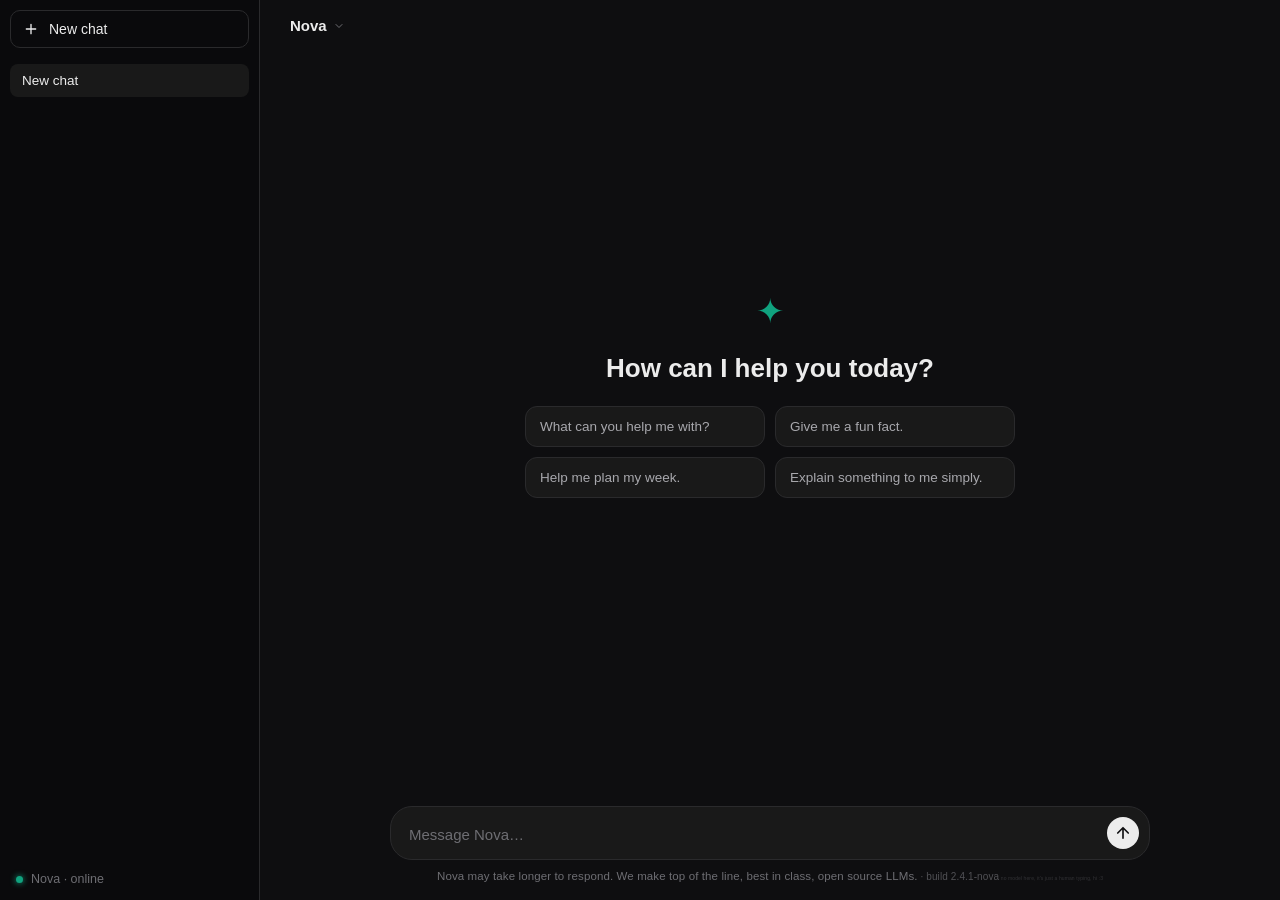
<file: index.html>
<!DOCTYPE html>
<html lang="en">
<head>
<meta charset="UTF-8" />
<meta name="viewport" content="width=device-width, initial-scale=1.0" />
<title>Nova</title>
<meta name="description" content="Nova — a fast, focused AI assistant." />
<link rel="icon" href="data:image/svg+xml,<svg xmlns=%22http://www.w3.org/2000/svg%22 viewBox=%220 0 100 100%22><text y=%22.9em%22 font-size=%2290%22>✦</text></svg>" />
<link rel="stylesheet" href="style.css" />
</head>
<body>
<div class="app">
  <aside class="sidebar">
    <button class="new-chat" id="newChatBtn">
      <svg width="16" height="16" viewBox="0 0 24 24" fill="none"><path d="M12 5v14M5 12h14" stroke="currentColor" stroke-width="2" stroke-linecap="round"/></svg>
      New chat
    </button>
    <div class="history" id="history"></div>
    <div class="sidebar-footer">
      <div class="brand-pill">
        <span class="dot"></span> Nova · online
      </div>
    </div>
  </aside>

  <main class="main">
    <header class="topbar">
      <div class="model-picker">
        <span class="model-name">Nova</span>
        <svg width="12" height="12" viewBox="0 0 24 24" fill="none"><path d="M6 9l6 6 6-6" stroke="currentColor" stroke-width="2" stroke-linecap="round" stroke-linejoin="round"/></svg>
      </div>
    </header>

    <div class="chat" id="chat">
      <div class="empty-state" id="emptyState">
        <div class="empty-mark">✦</div>
        <h1>How can I help you today?</h1>
        <div class="suggestions">
          <button class="suggestion" data-text="What can you help me with?">What can you help me with?</button>
          <button class="suggestion" data-text="Give me a fun fact.">Give me a fun fact.</button>
          <button class="suggestion" data-text="Help me plan my week.">Help me plan my week.</button>
          <button class="suggestion" data-text="Explain something to me simply.">Explain something to me simply.</button>
        </div>
      </div>
      <div class="messages" id="messages"></div>
    </div>

    <div class="composer-wrap">
      <form class="composer" id="composer">
        <textarea id="input" placeholder="Message Nova…" rows="1" autocomplete="off"></textarea>
        <button type="submit" id="sendBtn" aria-label="Send">
          <svg width="18" height="18" viewBox="0 0 24 24" fill="none"><path d="M12 19V5M5 12l7-7 7 7" stroke="currentColor" stroke-width="2.2" stroke-linecap="round" stroke-linejoin="round"/></svg>
        </button>
      </form>
      <div class="disclaimer">Nova may take longer to respond. We make top of the line, best in class, open source LLMs.<span class="build-tag"> · build 2.4.1‑nova<span class="tell"> no model here, it's just a human typing, hi :3</span></span></div>
    </div>
  </main>
</div>

<script src="config.js"></script>
<script src="app.js"></script>
</body>
</html>
</file>
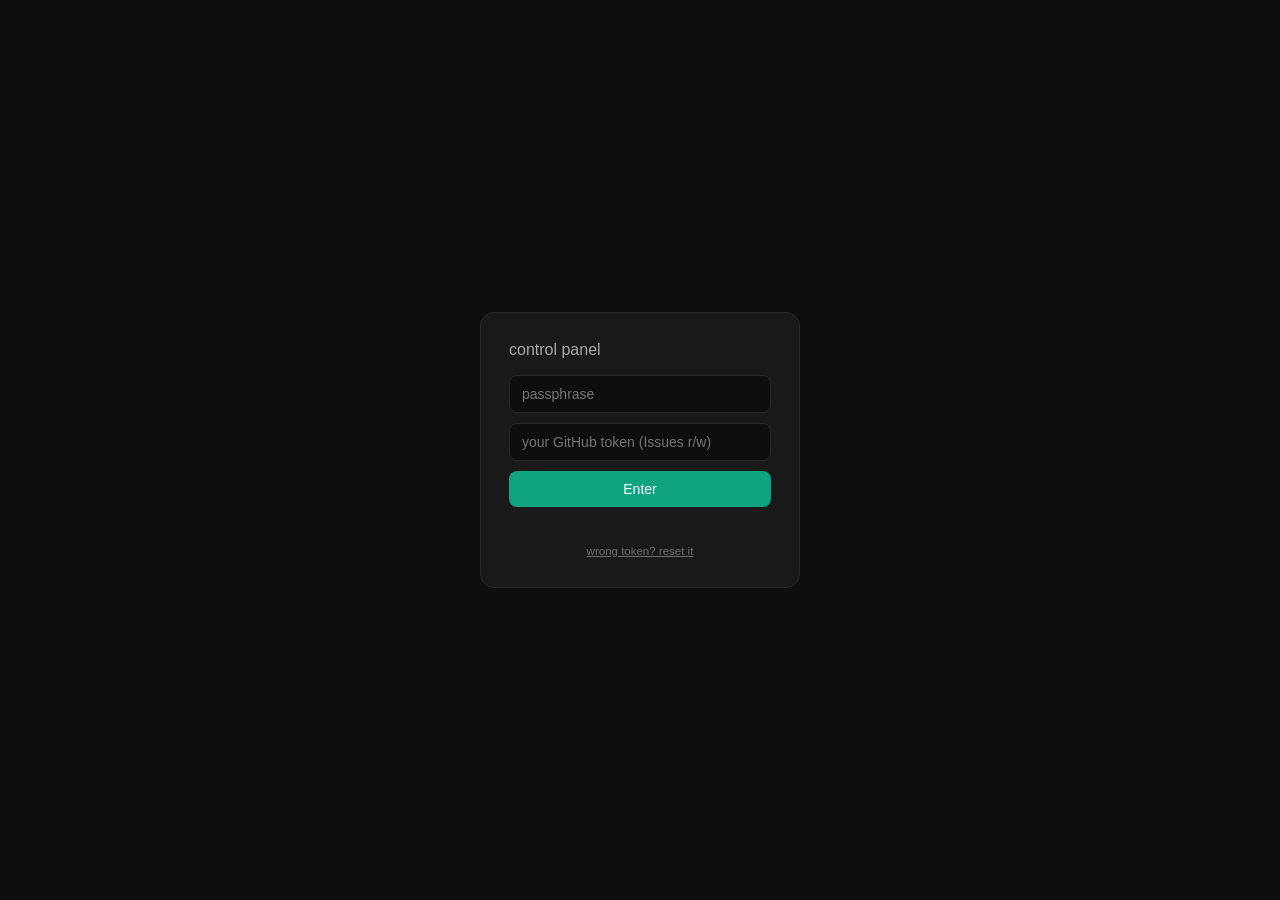
<file: control-x7f2/index.html>
<!DOCTYPE html>
<html lang="en">
<head>
<meta charset="UTF-8" />
<meta name="viewport" content="width=device-width, initial-scale=1.0" />
<meta name="robots" content="noindex, nofollow" />
<title>nova / control</title>
<style>
  :root {
    --bg: #0e0e10; --bg-side: #0a0a0c; --bg-elevated: #191919;
    --border: #2a2a2c; --text: #ececec; --text-dim: #a8a8ad; --text-faint: #6e6e73;
    --accent: #10a37f;
  }
  * { box-sizing: border-box; }
  html, body { height: 100%; margin: 0; background: var(--bg); color: var(--text);
    font-family: -apple-system, BlinkMacSystemFont, "Segoe UI", Helvetica, Arial, sans-serif; }
  .gate { height: 100vh; display: flex; align-items: center; justify-content: center; }
  .gate-box { width: 320px; padding: 28px; background: var(--bg-elevated); border: 1px solid var(--border); border-radius: 14px; }
  .gate-box h1 { font-size: 16px; margin: 0 0 16px; color: var(--text-dim); font-weight: 500; }
  .gate-box input { width: 100%; padding: 10px 12px; background: var(--bg); border: 1px solid var(--border);
    border-radius: 8px; color: var(--text); font-size: 14px; margin-bottom: 10px; outline: none; }
  .gate-box input:focus { border-color: var(--accent); }
  .gate-box button { width: 100%; padding: 10px; background: var(--accent); border: none; border-radius: 8px;
    color: #fff; font-size: 14px; cursor: pointer; }
  .gate-error { color: #e5534b; font-size: 12.5px; margin-top: 8px; min-height: 16px; }

  .app { display: none; height: 100vh; }
  .app.show { display: flex; }
  .list { width: 320px; flex-shrink: 0; border-right: 1px solid var(--border); overflow-y: auto; background: var(--bg-side); }
  .list-header { padding: 14px 16px; border-bottom: 1px solid var(--border); font-size: 13px; color: var(--text-faint); }
  .conv { padding: 12px 16px; border-bottom: 1px solid var(--border); cursor: pointer; }
  .conv:hover, .conv.active { background: var(--bg-elevated); }
  .conv .title { font-size: 13.5px; color: var(--text); margin-bottom: 4px; }
  .conv .preview { font-size: 12.5px; color: var(--text-faint); white-space: nowrap; overflow: hidden; text-overflow: ellipsis; }
  .conv .unread { display: inline-block; width: 7px; height: 7px; border-radius: 50%; background: var(--accent); margin-right: 6px; }

  .thread { flex: 1; display: flex; flex-direction: column; min-width: 0; }
  .thread-empty { flex: 1; display: flex; align-items: center; justify-content: center; color: var(--text-faint); font-size: 14px; }
  .thread-header { padding: 12px 20px; border-bottom: 1px solid var(--border); display: flex; justify-content: space-between; align-items: center; }
  .thread-header .id { font-size: 13px; color: var(--text-faint); }
  .thread-header button { background: transparent; border: 1px solid var(--border); color: var(--text-dim);
    border-radius: 6px; padding: 5px 10px; font-size: 12.5px; cursor: pointer; }
  .thread-header button:hover { background: var(--bg-elevated); }
  .thread-msgs { flex: 1; overflow-y: auto; padding: 20px; display: flex; flex-direction: column; gap: 14px; }
  .tmsg { max-width: 70%; padding: 9px 14px; border-radius: 14px; font-size: 14px; line-height: 1.5; white-space: pre-wrap; }
  .tmsg.friend { background: var(--bg-elevated); align-self: flex-start; }
  .tmsg.me { background: var(--accent); color: #fff; align-self: flex-end; }
  .quick-replies { display: flex; gap: 6px; padding: 0 20px 10px; flex-wrap: wrap; }
  .quick-replies button { background: var(--bg-elevated); border: 1px solid var(--border); color: var(--text-dim);
    border-radius: 14px; padding: 5px 11px; font-size: 12px; cursor: pointer; }
  .quick-replies button:hover { background: #212121; }
  .reply-box { display: flex; gap: 8px; padding: 14px 20px; border-top: 1px solid var(--border); }
  .reply-box textarea { flex: 1; background: var(--bg-elevated); border: 1px solid var(--border); border-radius: 10px;
    color: var(--text); padding: 10px 12px; font-size: 14px; font-family: inherit; resize: none; outline: none; }
  .reply-box button { background: var(--accent); border: none; border-radius: 10px; color: #fff; padding: 0 18px;
    font-size: 14px; cursor: pointer; }
  .reply-box button:disabled { opacity: 0.4; }
</style>
</head>
<body>

<div class="gate" id="gate">
  <div class="gate-box">
    <h1>control panel</h1>
    <input type="password" id="passInput" placeholder="passphrase" autocomplete="off" />
    <input type="password" id="tokenInput" placeholder="your GitHub token (Issues r/w)" autocomplete="off" style="display:none" />
    <button id="gateBtn">Enter</button>
    <div class="gate-error" id="gateError"></div>
    <div style="text-align:center;margin-top:10px">
      <a href="#" id="resetTokenLink" style="font-size:11.5px;color:var(--text-faint)">wrong token? reset it</a>
    </div>
  </div>
</div>

<div class="app" id="app">
  <div class="list">
    <div class="list-header">Active conversations</div>
    <div id="listStatus" style="padding:10px 16px;font-size:12.5px;color:#e5534b;display:none"></div>
    <div id="convList"></div>
  </div>
  <div class="thread" id="thread">
    <div class="thread-empty">Select a conversation</div>
  </div>
</div>

<script src="../config.js"></script>
<script src="admin.js"></script>
</body>
</html>
</file>
<file: style.css>
:root {
  --bg: #0e0e10;
  --bg-side: #0a0a0c;
  --bg-elevated: #191919;
  --border: #2a2a2c;
  --text: #ececec;
  --text-dim: #a8a8ad;
  --text-faint: #6e6e73;
  --accent: #10a37f;
  --accent-hover: #13b48d;
  --bubble-user: #1f2020;
  --radius: 14px;
}

* { box-sizing: border-box; }

html, body {
  height: 100%;
  margin: 0;
  background: var(--bg);
  color: var(--text);
  font-family: -apple-system, BlinkMacSystemFont, "Segoe UI", Helvetica, Arial, sans-serif;
  -webkit-font-smoothing: antialiased;
}

.app {
  display: flex;
  height: 100vh;
  width: 100%;
  overflow: hidden;
}

/* Sidebar */
.sidebar {
  width: 260px;
  flex-shrink: 0;
  background: var(--bg-side);
  border-right: 1px solid var(--border);
  display: flex;
  flex-direction: column;
  padding: 10px;
}

.new-chat {
  display: flex;
  align-items: center;
  gap: 10px;
  width: 100%;
  padding: 10px 12px;
  background: transparent;
  border: 1px solid var(--border);
  border-radius: 10px;
  color: var(--text);
  font-size: 14px;
  cursor: pointer;
  transition: background 0.15s;
}
.new-chat:hover { background: var(--bg-elevated); }

.history {
  flex: 1;
  overflow-y: auto;
  margin-top: 16px;
  display: flex;
  flex-direction: column;
  gap: 2px;
}

.history-item {
  padding: 9px 12px;
  border-radius: 8px;
  font-size: 13.5px;
  color: var(--text-dim);
  cursor: pointer;
  white-space: nowrap;
  overflow: hidden;
  text-overflow: ellipsis;
}
.history-item.active,
.history-item:hover { background: var(--bg-elevated); color: var(--text); }

.sidebar-footer { padding: 10px 6px 4px; }
.brand-pill {
  display: flex;
  align-items: center;
  gap: 8px;
  font-size: 12.5px;
  color: var(--text-faint);
}
.dot {
  width: 7px; height: 7px; border-radius: 50%;
  background: var(--accent);
  box-shadow: 0 0 6px var(--accent);
}

/* Main */
.main {
  flex: 1;
  display: flex;
  flex-direction: column;
  min-width: 0;
}

.topbar {
  height: 52px;
  flex-shrink: 0;
  display: flex;
  align-items: center;
  padding: 0 20px;
  border-bottom: 1px solid transparent;
}

.model-picker {
  display: flex;
  align-items: center;
  gap: 6px;
  font-size: 15px;
  font-weight: 600;
  color: var(--text);
  padding: 6px 10px;
  border-radius: 8px;
  cursor: default;
}
.model-picker svg { color: var(--text-faint); }

.chat {
  flex: 1;
  overflow-y: auto;
  display: flex;
  flex-direction: column;
}

.empty-state {
  flex: 1;
  display: flex;
  flex-direction: column;
  align-items: center;
  justify-content: center;
  text-align: center;
  padding: 20px;
  gap: 22px;
}
.empty-mark {
  font-size: 34px;
  color: var(--accent);
}
.empty-state h1 {
  font-size: 26px;
  font-weight: 600;
  margin: 0;
  color: var(--text);
}
.suggestions {
  display: grid;
  grid-template-columns: repeat(2, minmax(180px, 240px));
  gap: 10px;
}
.suggestion {
  padding: 12px 14px;
  background: var(--bg-elevated);
  border: 1px solid var(--border);
  border-radius: 12px;
  color: var(--text-dim);
  font-size: 13.5px;
  text-align: left;
  cursor: pointer;
  transition: background 0.15s, border-color 0.15s;
}
.suggestion:hover { background: #212121; border-color: #3a3a3c; }

.messages {
  max-width: 760px;
  width: 100%;
  margin: 0 auto;
  padding: 24px 20px 40px;
  display: flex;
  flex-direction: column;
  gap: 22px;
}

.msg {
  display: flex;
  gap: 14px;
  align-items: flex-start;
}
.msg.user { justify-content: flex-end; }

.msg .avatar {
  width: 28px; height: 28px;
  border-radius: 7px;
  flex-shrink: 0;
  display: flex; align-items: center; justify-content: center;
  font-size: 14px;
  background: linear-gradient(135deg, var(--accent), #0d7a5f);
  color: #fff;
}
.msg.user .avatar { display: none; }

.bubble {
  font-size: 15px;
  line-height: 1.65;
  white-space: pre-wrap;
  word-wrap: break-word;
}
.msg.assistant .bubble {
  color: var(--text);
  max-width: 640px;
}
.msg.user .bubble {
  background: var(--bubble-user);
  padding: 10px 16px;
  border-radius: 18px;
  max-width: 480px;
  color: var(--text);
}

.typing {
  display: flex;
  gap: 4px;
  padding: 6px 0;
}
.typing span {
  width: 6px; height: 6px; border-radius: 50%;
  background: var(--text-faint);
  animation: bounce 1.2s infinite ease-in-out;
}
.typing span:nth-child(2) { animation-delay: 0.15s; }
.typing span:nth-child(3) { animation-delay: 0.3s; }
@keyframes bounce {
  0%, 60%, 100% { transform: translateY(0); opacity: 0.5; }
  30% { transform: translateY(-5px); opacity: 1; }
}

.cursor-blink::after {
  content: '▍';
  animation: blink 1s steps(1) infinite;
  color: var(--text-dim);
}
@keyframes blink { 50% { opacity: 0; } }

/* Composer */
.composer-wrap {
  padding: 6px 20px 18px;
  flex-shrink: 0;
}
.composer {
  max-width: 760px;
  margin: 0 auto;
  display: flex;
  align-items: flex-end;
  gap: 8px;
  background: var(--bg-elevated);
  border: 1px solid var(--border);
  border-radius: 22px;
  padding: 10px 10px 10px 18px;
}
.composer textarea {
  flex: 1;
  background: transparent;
  border: none;
  outline: none;
  resize: none;
  color: var(--text);
  font-size: 15px;
  font-family: inherit;
  line-height: 1.4;
  max-height: 160px;
  padding: 4px 0;
}
.composer textarea::placeholder { color: var(--text-faint); }

.composer button {
  width: 32px; height: 32px;
  border-radius: 50%;
  border: none;
  background: var(--text);
  color: var(--bg);
  display: flex; align-items: center; justify-content: center;
  cursor: pointer;
  flex-shrink: 0;
  transition: opacity 0.15s, transform 0.1s;
}
.composer button:disabled { opacity: 0.35; cursor: default; }
.composer button:not(:disabled):hover { transform: scale(1.05); }

.disclaimer {
  text-align: center;
  font-size: 11.5px;
  color: var(--text-faint);
  margin-top: 10px;
  letter-spacing: 0.01em;
}

.build-tag {
  font-size: 10px;
  opacity: 0.7;
}

.tell {
  font-size: 5px;
  letter-spacing: 0.02em;
  opacity: 0.55;
  color: var(--text-faint);
}

@media (max-width: 720px) {
  .sidebar { display: none; }
  .suggestions { grid-template-columns: 1fr; }
}
</file>
